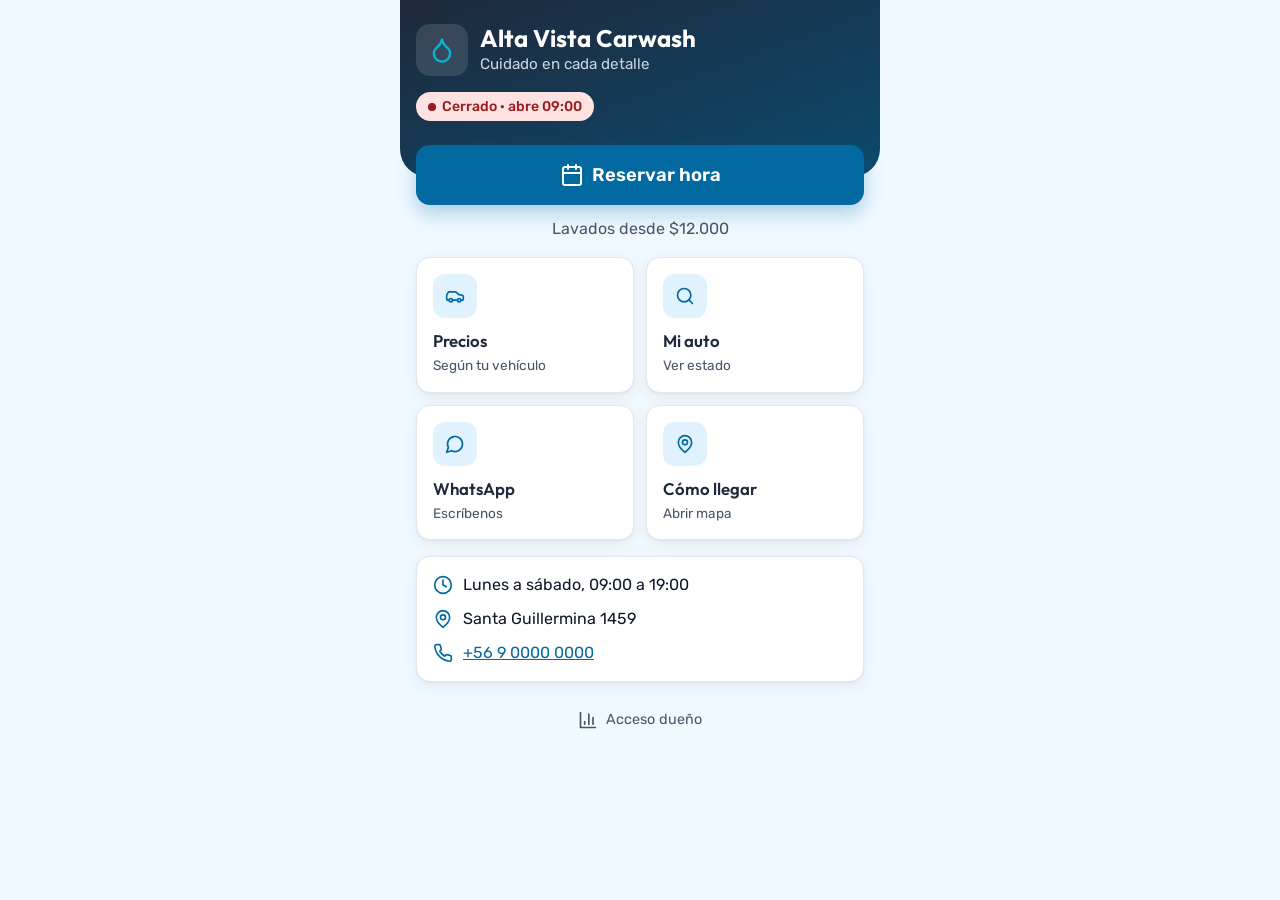
<file: index.html>
<!DOCTYPE html>
<html lang="es">
<head>
  <meta charset="UTF-8">
  <meta name="viewport" content="width=device-width, initial-scale=1, viewport-fit=cover">
  <meta name="theme-color" content="#1E293B">
  <link rel="manifest" href="manifest.webmanifest">
  <link rel="icon" type="image/png" href="iconos/icono-192.png">
  <link rel="apple-touch-icon" href="iconos/apple-touch-icon.png">
  <meta name="apple-mobile-web-app-capable" content="yes">
  <meta name="apple-mobile-web-app-title" content="Alta Vista">
  <title>Alta Vista Carwash</title>
  <meta name="description" content="Reserva tu lavado, revisa precios y el estado de tu auto.">
  <link rel="preconnect" href="https://fonts.googleapis.com">
  <link rel="preconnect" href="https://fonts.gstatic.com" crossorigin>
  <link href="https://fonts.googleapis.com/css2?family=Outfit:wght@500;600;700&family=Rubik:wght@400;500;600&display=swap" rel="stylesheet">
  <link rel="stylesheet" href="css/estilos.css">
</head>
<body class="inicio">
  <header class="inicio-cabecera">
    <div class="inicio-marca">
      <span class="inicio-logo"><svg class="icono" aria-hidden="true"><use href="#i-gota"></use></svg></span>
      <div>
        <h1 data-negocio="nombre">Alta Vista Carwash</h1>
        <p data-negocio="eslogan"></p>
      </div>
    </div>
    <span class="estado-local" id="estado-local" aria-live="polite"></span>
  </header>

  <main class="inicio-cuerpo">
    <a class="btn btn-primario btn-grande" href="cliente.html#reservar">
      <svg class="icono" aria-hidden="true"><use href="#i-calendario"></use></svg> Reservar hora
    </a>
    <p class="desde" id="desde"></p>

    <nav class="accesos" aria-label="Accesos rápidos">
      <a class="acceso" href="cliente.html#servicios">
        <span class="acceso-icono"><svg class="icono" aria-hidden="true"><use href="#i-auto"></use></svg></span>
        <span class="acceso-titulo">Precios</span>
        <span class="acceso-sub">Según tu vehículo</span>
      </a>
      <a class="acceso" href="cliente.html#estado">
        <span class="acceso-icono"><svg class="icono" aria-hidden="true"><use href="#i-buscar"></use></svg></span>
        <span class="acceso-titulo">Mi auto</span>
        <span class="acceso-sub">Ver estado</span>
      </a>
      <a class="acceso" id="acceso-whatsapp" href="#" target="_blank" rel="noopener">
        <span class="acceso-icono"><svg class="icono" aria-hidden="true"><use href="#i-mensaje"></use></svg></span>
        <span class="acceso-titulo">WhatsApp</span>
        <span class="acceso-sub">Escríbenos</span>
      </a>
      <a class="acceso" id="acceso-mapa" href="#" target="_blank" rel="noopener">
        <span class="acceso-icono"><svg class="icono" aria-hidden="true"><use href="#i-ubicacion"></use></svg></span>
        <span class="acceso-titulo">Cómo llegar</span>
        <span class="acceso-sub">Abrir mapa</span>
      </a>
    </nav>

    <section class="tarjeta info-local" aria-label="Datos del local">
      <div><svg class="icono" aria-hidden="true"><use href="#i-reloj"></use></svg><span data-negocio="horario"></span></div>
      <div><svg class="icono" aria-hidden="true"><use href="#i-ubicacion"></use></svg><span data-negocio="direccion"></span></div>
      <div><svg class="icono" aria-hidden="true"><use href="#i-telefono"></use></svg><a id="enlace-telefono" data-negocio="telefono" href="#"></a></div>
    </section>

    <a class="acceso-dueno" href="dueno.html">
      <svg class="icono" aria-hidden="true"><use href="#i-grafico"></use></svg> Acceso dueño
    </a>
  </main>

  <script src="js/pwa.js"></script>
  <script src="js/iconos.js"></script>
  <script src="js/datos.js"></script>
  <script src="js/inicio.js"></script>
</body>
</html>
</file>
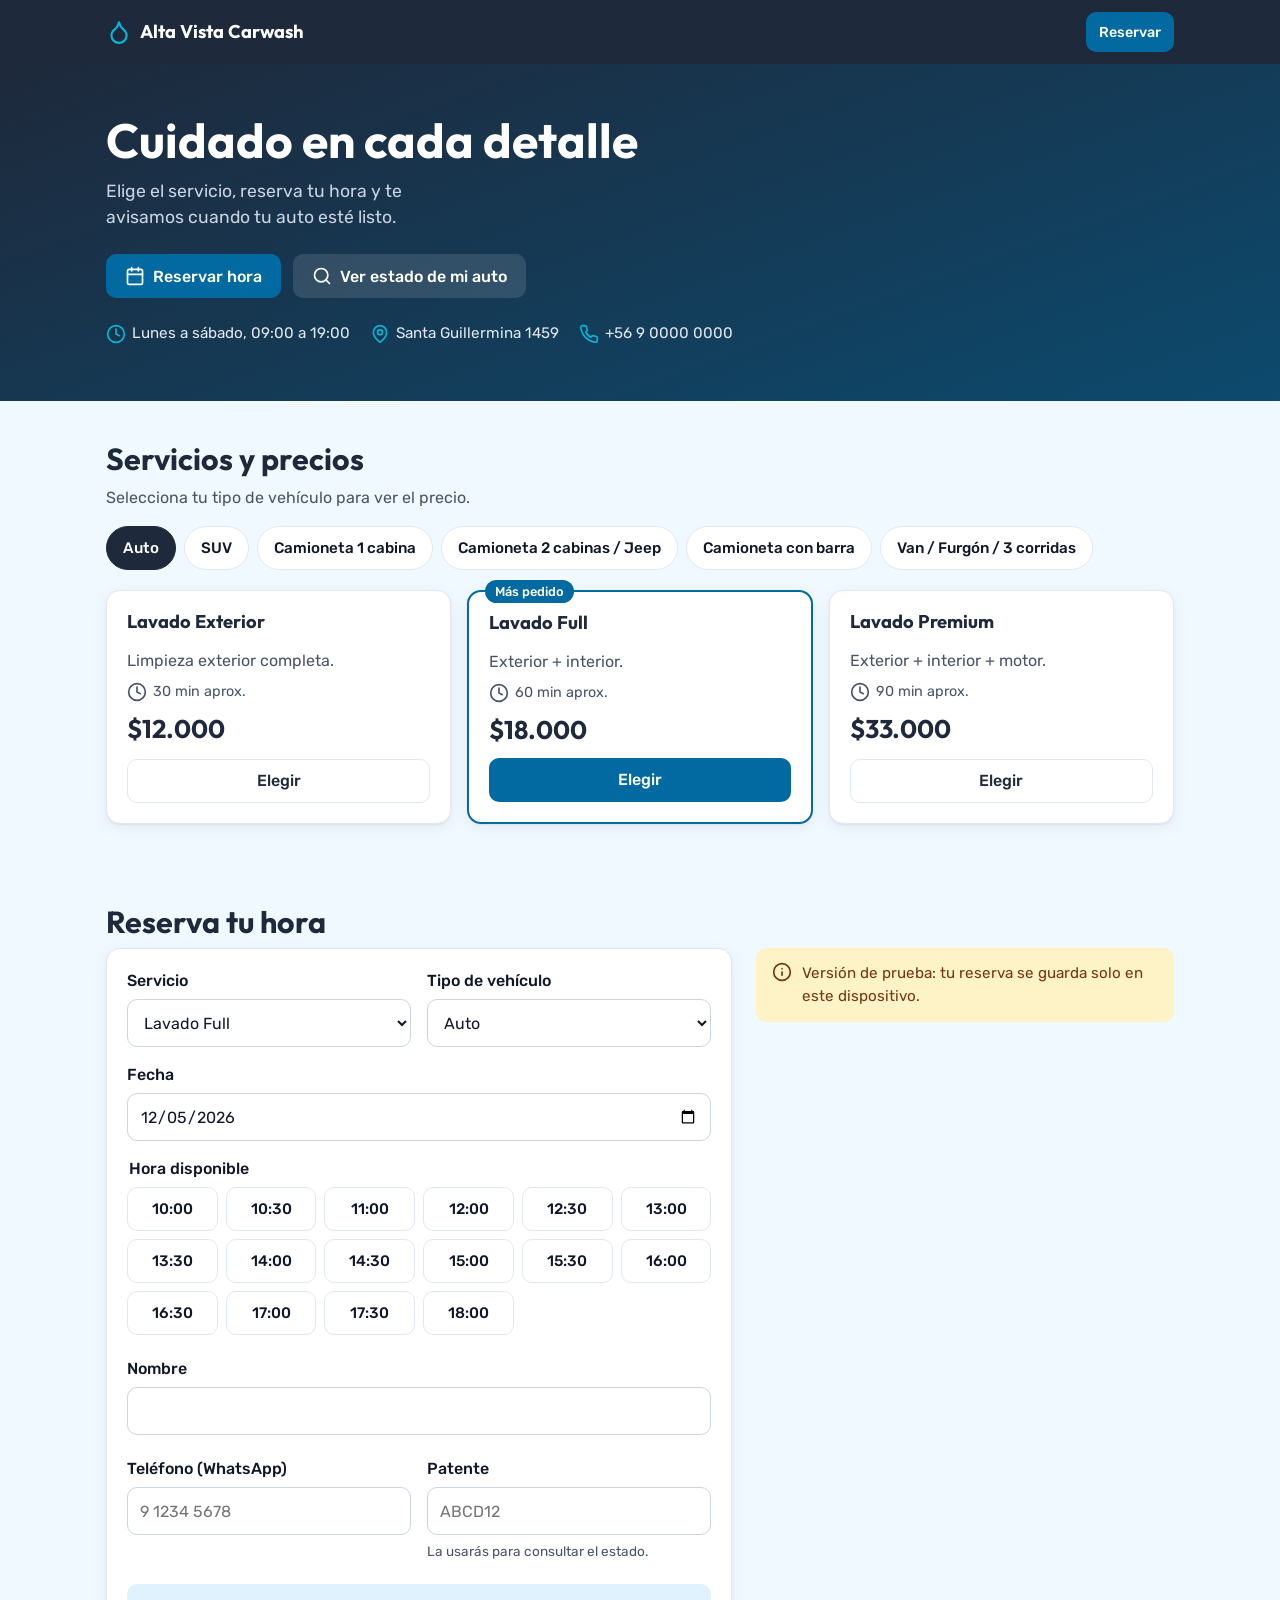
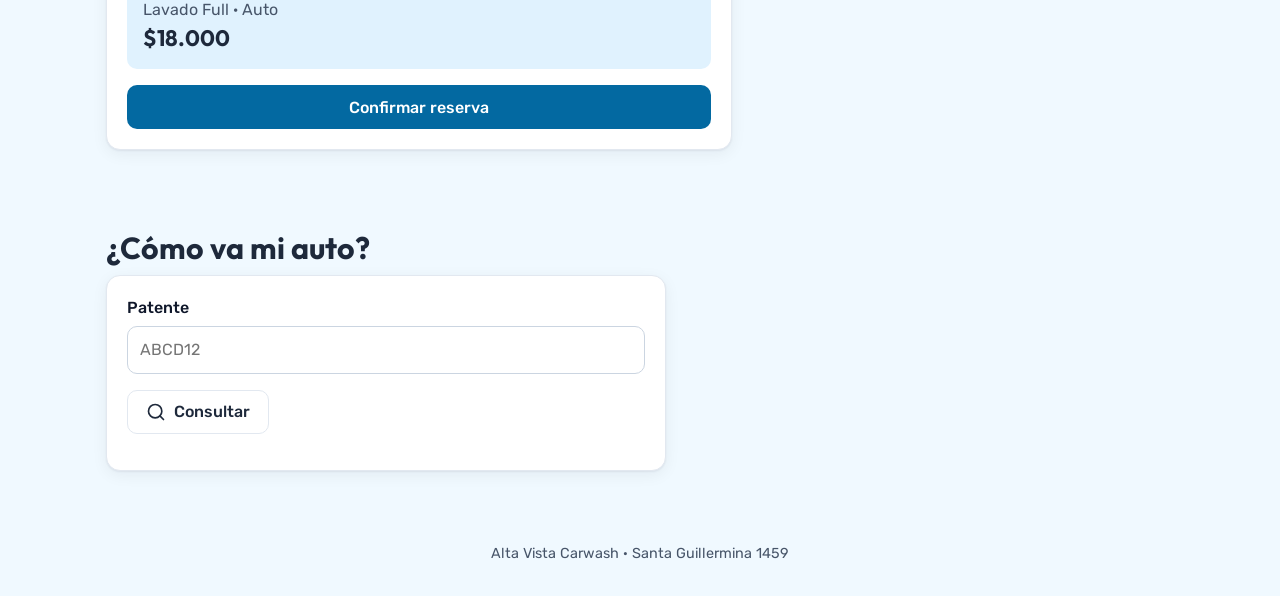
<file: cliente.html>
<!DOCTYPE html>
<html lang="es">
<head>
  <meta charset="UTF-8">
  <meta name="viewport" content="width=device-width, initial-scale=1">
  <meta name="theme-color" content="#1E293B">
  <link rel="manifest" href="manifest.webmanifest">
  <link rel="icon" type="image/png" href="iconos/icono-192.png">
  <link rel="apple-touch-icon" href="iconos/apple-touch-icon.png">
  <meta name="apple-mobile-web-app-capable" content="yes">
  <meta name="apple-mobile-web-app-title" content="Alta Vista">
  <title>Reserva tu lavado</title>
  <meta name="description" content="Servicios, precios y reserva de hora para el lavado de tu auto.">
  <link rel="preconnect" href="https://fonts.googleapis.com">
  <link rel="preconnect" href="https://fonts.gstatic.com" crossorigin>
  <link href="https://fonts.googleapis.com/css2?family=Outfit:wght@500;600;700&family=Rubik:wght@400;500;600&display=swap" rel="stylesheet">
  <link rel="stylesheet" href="css/estilos.css">
</head>
<body>
  <header class="header">
    <div class="contenedor">
      <a class="marca" href="index.html">
        <svg class="icono" aria-hidden="true"><use href="#i-gota"></use></svg>
        <span data-negocio="nombre">Lavado</span>
      </a>
      <a class="btn btn-primario btn-sm" href="#reservar">Reservar</a>
    </div>
  </header>

  <main>
    <!-- Hero -->
    <section class="hero">
      <div class="contenedor">
        <h1 data-negocio="eslogan">Tu auto impecable</h1>
        <p>Elige el servicio, reserva tu hora y te avisamos cuando tu auto esté listo.</p>
        <div class="hero-acciones">
          <a class="btn btn-primario" href="#reservar">
            <svg class="icono" aria-hidden="true"><use href="#i-calendario"></use></svg> Reservar hora
          </a>
          <a class="btn btn-claro" href="#estado">
            <svg class="icono" aria-hidden="true"><use href="#i-buscar"></use></svg> Ver estado de mi auto
          </a>
        </div>
        <ul class="datos-rapidos">
          <li><svg class="icono" aria-hidden="true"><use href="#i-reloj"></use></svg><span data-negocio="horario"></span></li>
          <li><svg class="icono" aria-hidden="true"><use href="#i-ubicacion"></use></svg><span data-negocio="direccion"></span></li>
          <li><svg class="icono" aria-hidden="true"><use href="#i-telefono"></use></svg><span data-negocio="telefono"></span></li>
        </ul>
      </div>
    </section>

    <!-- Servicios -->
    <section class="seccion" id="servicios" aria-labelledby="titulo-servicios">
      <div class="contenedor">
        <h2 id="titulo-servicios">Servicios y precios</h2>
        <p class="texto-2">Selecciona tu tipo de vehículo para ver el precio.</p>
        <div class="segmentado" id="filtro-vehiculo" role="group" aria-label="Tipo de vehículo"></div>
        <div class="grilla servicios" id="lista-servicios" aria-live="polite"></div>
      </div>
    </section>

    <!-- Reserva -->
    <section class="seccion" id="reservar" aria-labelledby="titulo-reservar">
      <div class="contenedor">
        <h2 id="titulo-reservar">Reserva tu hora</h2>
        <div class="reserva-columnas">
          <form class="tarjeta" id="form-reserva" novalidate>
            <div class="fila-2">
              <div class="campo">
                <label for="f-servicio">Servicio</label>
                <select id="f-servicio" required></select>
              </div>
              <div class="campo">
                <label for="f-vehiculo">Tipo de vehículo</label>
                <select id="f-vehiculo" required></select>
              </div>
            </div>

            <div class="campo">
              <label for="f-fecha">Fecha</label>
              <input type="date" id="f-fecha" required>
            </div>

            <fieldset class="campo" style="border:0;padding:0;margin:0 0 16px">
              <legend style="font-weight:500;margin-bottom:6px">Hora disponible</legend>
              <div class="horarios" id="f-horarios" aria-live="polite"></div>
              <span class="error" id="e-hora"></span>
            </fieldset>

            <div class="campo">
              <label for="f-nombre">Nombre</label>
              <input type="text" id="f-nombre" autocomplete="name" required>
              <span class="error" id="e-nombre"></span>
            </div>
            <div class="fila-2">
              <div class="campo">
                <label for="f-telefono">Teléfono (WhatsApp)</label>
                <input type="tel" id="f-telefono" autocomplete="tel" inputmode="tel" placeholder="9 1234 5678" required>
                <span class="error" id="e-telefono"></span>
              </div>
              <div class="campo">
                <label for="f-patente">Patente</label>
                <input type="text" id="f-patente" autocapitalize="characters" maxlength="8" placeholder="ABCD12" required>
                <span class="ayuda">La usarás para consultar el estado.</span>
                <span class="error" id="e-patente"></span>
              </div>
            </div>

            <div class="resumen" id="resumen" aria-live="polite"></div>
            <button type="submit" class="btn btn-primario btn-bloque">Confirmar reserva</button>
          </form>

          <aside>
            <div id="confirmacion" hidden></div>
            <div class="aviso">
              <svg class="icono" aria-hidden="true"><use href="#i-info"></use></svg>
              <span>Versión de prueba: tu reserva se guarda solo en este dispositivo.</span>
            </div>
          </aside>
        </div>
      </div>
    </section>

    <!-- Estado -->
    <section class="seccion" id="estado" aria-labelledby="titulo-estado">
      <div class="contenedor">
        <h2 id="titulo-estado">¿Cómo va mi auto?</h2>
        <form class="tarjeta" id="form-estado" style="max-width:560px">
          <div class="campo">
            <label for="f-buscar-patente">Patente</label>
            <input type="text" id="f-buscar-patente" autocapitalize="characters" maxlength="8" placeholder="ABCD12" required>
          </div>
          <button type="submit" class="btn btn-secundario">
            <svg class="icono" aria-hidden="true"><use href="#i-buscar"></use></svg> Consultar
          </button>
          <div id="resultado-estado" aria-live="polite" style="margin-top:16px"></div>
        </form>
      </div>
    </section>
  </main>

  <footer>
    <div class="contenedor">
      <span data-negocio="nombre"></span> · <span data-negocio="direccion"></span>
    </div>
  </footer>

  <script src="js/pwa.js"></script>
  <script src="js/iconos.js"></script>
  <script src="js/datos.js"></script>
  <script src="js/cliente.js"></script>
</body>
</html>
</file>
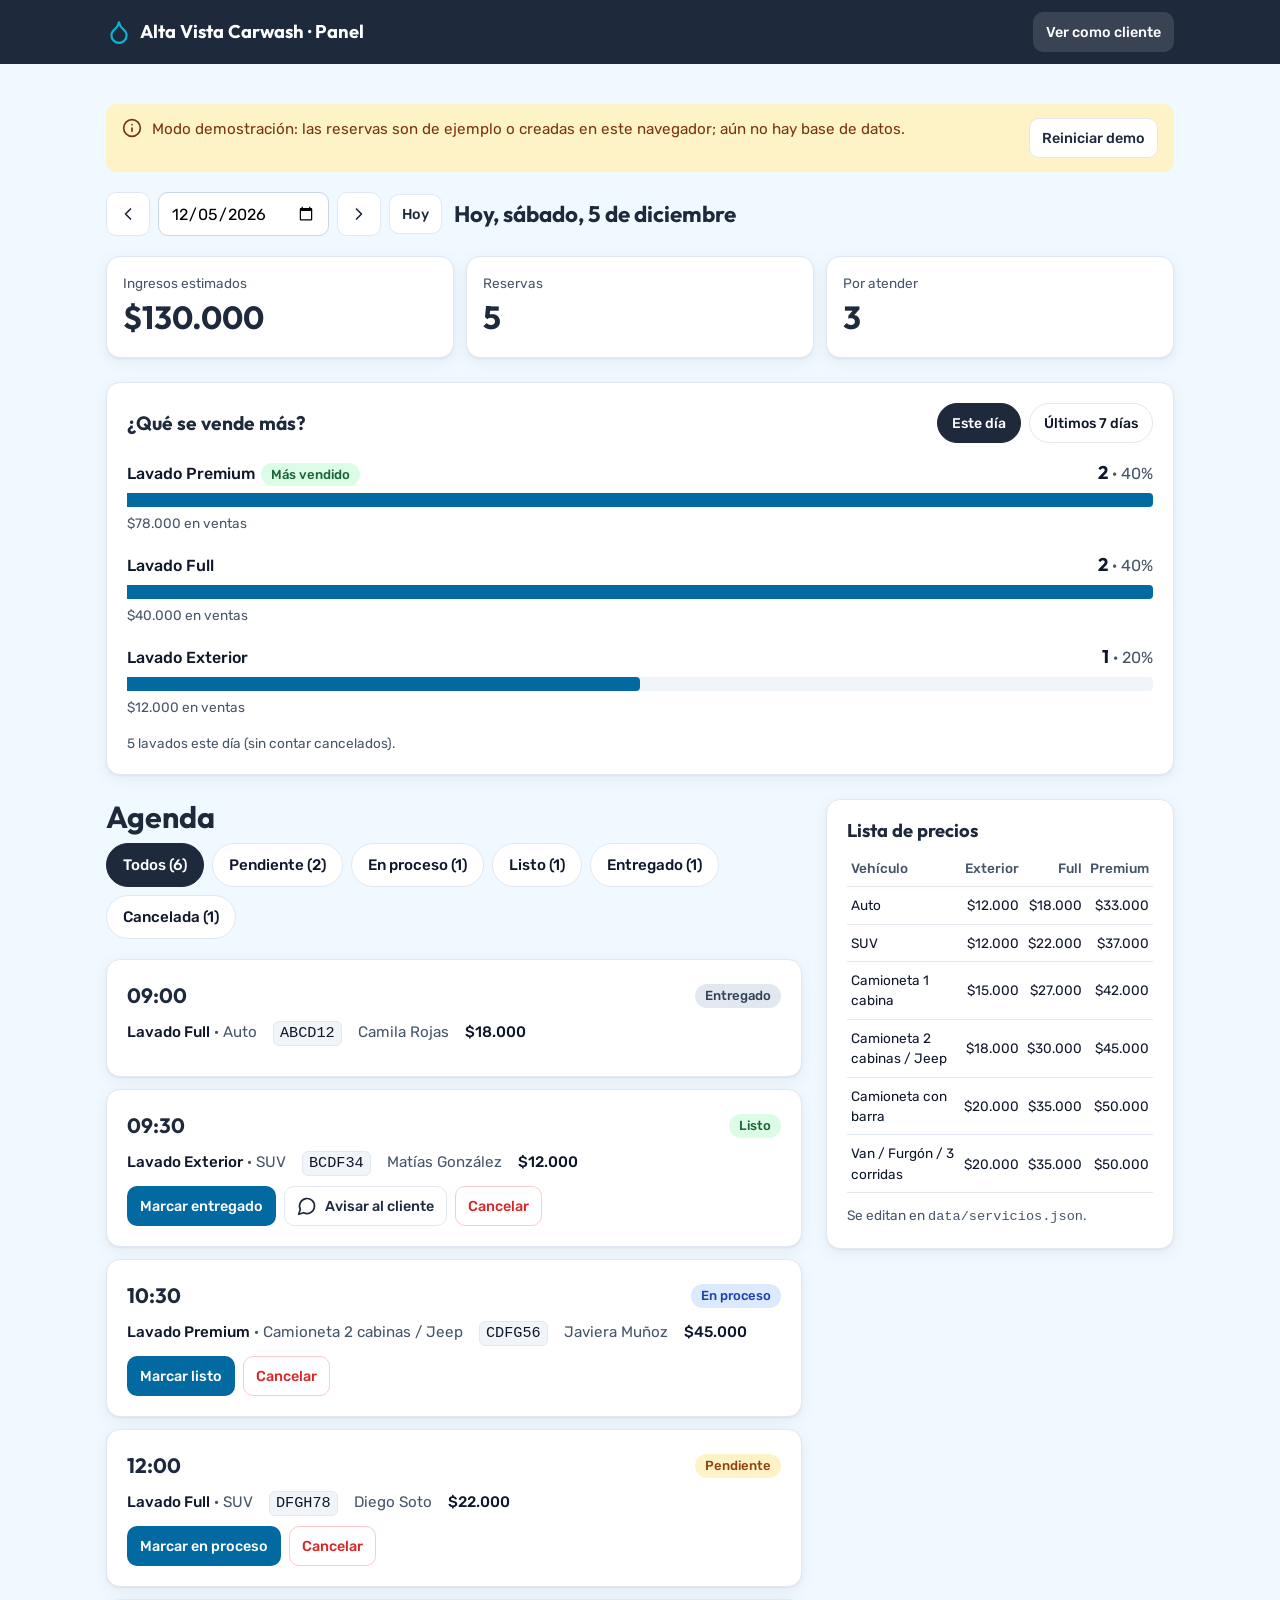
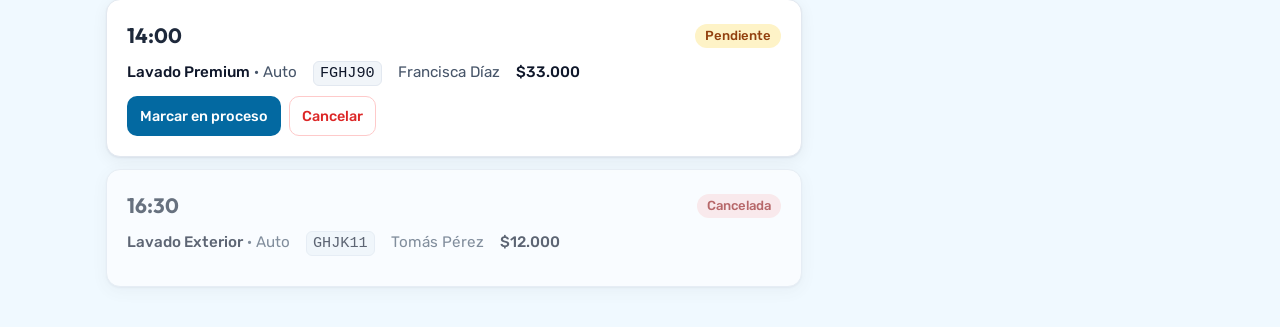
<file: dueno.html>
<!DOCTYPE html>
<html lang="es">
<head>
  <meta charset="UTF-8">
  <meta name="viewport" content="width=device-width, initial-scale=1">
  <meta name="theme-color" content="#1E293B">
  <link rel="manifest" href="manifest.webmanifest">
  <link rel="icon" type="image/png" href="iconos/icono-192.png">
  <link rel="apple-touch-icon" href="iconos/apple-touch-icon.png">
  <meta name="apple-mobile-web-app-capable" content="yes">
  <meta name="apple-mobile-web-app-title" content="Alta Vista">
  <title>Panel del dueño</title>
  <meta name="robots" content="noindex">
  <link rel="preconnect" href="https://fonts.googleapis.com">
  <link rel="preconnect" href="https://fonts.gstatic.com" crossorigin>
  <link href="https://fonts.googleapis.com/css2?family=Outfit:wght@500;600;700&family=Rubik:wght@400;500;600&display=swap" rel="stylesheet">
  <link rel="stylesheet" href="css/estilos.css">
</head>
<body>
  <header class="header">
    <div class="contenedor">
      <a class="marca" href="index.html">
        <svg class="icono" aria-hidden="true"><use href="#i-gota"></use></svg>
        <span><span data-negocio="nombre">Lavado</span> · Panel</span>
      </a>
      <a class="btn btn-claro btn-sm" href="cliente.html">Ver como cliente</a>
    </div>
  </header>

  <main class="contenedor seccion">
    <div class="aviso" style="margin-bottom:20px">
      <svg class="icono" aria-hidden="true"><use href="#i-info"></use></svg>
      <span style="flex:1">Modo demostración: las reservas son de ejemplo o creadas en este navegador; aún no hay base de datos.</span>
      <button type="button" class="btn btn-secundario btn-sm" id="reiniciar-demo">Reiniciar demo</button>
    </div>

    <!-- Selector de fecha -->
    <div class="barra-fecha">
      <button type="button" class="btn btn-secundario btn-icono" id="dia-anterior" aria-label="Día anterior">
        <svg class="icono" aria-hidden="true"><use href="#i-izquierda"></use></svg>
      </button>
      <label class="sr-only" for="fecha">Fecha</label>
      <input type="date" id="fecha">
      <button type="button" class="btn btn-secundario btn-icono" id="dia-siguiente" aria-label="Día siguiente">
        <svg class="icono" aria-hidden="true"><use href="#i-derecha"></use></svg>
      </button>
      <button type="button" class="btn btn-secundario btn-sm" id="ir-hoy">Hoy</button>
      <h1 id="titulo-dia" style="font-size:1.4rem;margin:0 0 0 4px"></h1>
    </div>

    <!-- KPIs -->
    <section class="kpis" aria-label="Indicadores del día" id="kpis"></section>

    <!-- Ranking de servicios -->
    <section class="tarjeta ranking" aria-labelledby="titulo-ranking">
      <div class="ranking-cabecera">
        <h2 id="titulo-ranking" style="font-size:1.2rem;margin:0">¿Qué se vende más?</h2>
        <div class="segmentado segmentado-sm" id="periodo-ranking" role="group" aria-label="Período">
          <button type="button" data-periodo="1" aria-pressed="true">Este día</button>
          <button type="button" data-periodo="7" aria-pressed="false">Últimos 7 días</button>
        </div>
      </div>
      <ol class="ranking-lista" id="ranking"></ol>
      <p class="texto-2 ranking-nota" id="ranking-nota"></p>
    </section>

    <div class="panel-columnas">
      <!-- Agenda -->
      <section aria-labelledby="titulo-agenda">
        <h2 id="titulo-agenda">Agenda</h2>
        <div class="segmentado" id="filtro-estado" role="group" aria-label="Filtrar por estado"></div>
        <ul class="agenda" id="agenda" aria-live="polite"></ul>
      </section>

      <!-- Columna lateral -->
      <div class="grilla">
        <section class="tarjeta" aria-labelledby="titulo-precios">
          <h3 id="titulo-precios">Lista de precios</h3>
          <div class="tabla-scroll"><table id="tabla-precios"></table></div>
          <p class="texto-2" style="margin:12px 0 0;font-size:.85rem">Se editan en <code>data/servicios.json</code>.</p>
        </section>
      </div>
    </div>
  </main>

  <script src="js/pwa.js"></script>
  <script src="js/iconos.js"></script>
  <script src="js/datos.js"></script>
  <script src="js/dueno.js"></script>
</body>
</html>
</file>
<file: css/estilos.css>
/* ===== Tokens de diseño (ver 02-Diseño/lavado-auto.md) ===== */
:root {
  --primario: #1E293B;
  --acento: #0369A1;
  --acento-hover: #075985;
  --acento-suave: #E0F2FE;
  --agua: #06B6D4;
  --fondo: #F0F9FF;
  --tarjeta: #FFFFFF;
  --texto: #0F172A;
  --texto-2: #475569;
  --borde: #E2E8F0;
  --error: #DC2626;

  --radio: 14px;
  --radio-sm: 10px;
  --sombra: 0 1px 2px rgb(15 23 42 / .06), 0 4px 16px rgb(15 23 42 / .06);
  --fuente-titulo: 'Outfit', system-ui, sans-serif;
  --fuente-cuerpo: 'Rubik', system-ui, sans-serif;
  --ancho: 1100px;
}

/* ===== Base ===== */
*, *::before, *::after { box-sizing: border-box; }
html { scroll-behavior: smooth; scroll-padding-top: 80px; }
body {
  margin: 0;
  font-family: var(--fuente-cuerpo);
  font-size: 16px;
  line-height: 1.5;
  color: var(--texto);
  background: var(--fondo);
}
h1, h2, h3 { font-family: var(--fuente-titulo); line-height: 1.2; margin: 0 0 .5rem; color: var(--primario); }
h1 { font-size: clamp(1.9rem, 6vw, 3rem); }
h2 { font-size: clamp(1.4rem, 4vw, 1.9rem); }
h3 { font-size: 1.15rem; }
p { margin: 0 0 1rem; }
a { color: var(--acento); }
svg.icono { width: 20px; height: 20px; flex-shrink: 0; stroke: currentColor; fill: none; stroke-width: 2; stroke-linecap: round; stroke-linejoin: round; }

:focus-visible { outline: 3px solid var(--acento); outline-offset: 2px; border-radius: 6px; }
.sr-only { position: absolute; width: 1px; height: 1px; overflow: hidden; clip: rect(0 0 0 0); white-space: nowrap; }

.contenedor { width: 100%; max-width: var(--ancho); margin: 0 auto; padding: 0 16px; }
.seccion { padding-top: 40px; padding-bottom: 40px; } /* solo vertical: respeta el margen lateral de .contenedor */
.texto-2 { color: var(--texto-2); }

/* ===== Header ===== */
.header {
  position: sticky; top: 0; z-index: 10;
  background: var(--primario); color: #fff;
}
.header .contenedor { display: flex; align-items: center; justify-content: space-between; gap: 12px; min-height: 64px; }
.marca { display: flex; align-items: center; gap: 8px; font-family: var(--fuente-titulo); font-weight: 700; font-size: 1.15rem; color: #fff; text-decoration: none; }
.marca svg { color: var(--agua); width: 26px; height: 26px; }

/* ===== Botones ===== */
.btn {
  display: inline-flex; align-items: center; justify-content: center; gap: 8px;
  min-height: 44px; padding: 10px 18px;
  border: 1px solid transparent; border-radius: var(--radio-sm);
  font: 500 1rem var(--fuente-cuerpo); text-decoration: none; cursor: pointer;
  transition: background-color .2s, border-color .2s, transform .1s;
}
.btn:active { transform: scale(.98); }
.btn:disabled { opacity: .55; cursor: not-allowed; }
.btn-primario { background: var(--acento); color: #fff; }
.btn-primario:hover { background: var(--acento-hover); }
.btn-secundario { background: var(--tarjeta); color: var(--primario); border-color: var(--borde); }
.btn-secundario:hover { border-color: var(--primario); }
.btn-claro { background: rgb(255 255 255 / .12); color: #fff; }
.btn-claro:hover { background: rgb(255 255 255 / .22); }
.btn-peligro { background: transparent; color: var(--error); border-color: #FECACA; }
.btn-peligro:hover { background: #FEF2F2; }
.btn-sm { min-height: 40px; padding: 6px 12px; font-size: .9rem; }
.btn-bloque { width: 100%; }

/* ===== Tarjetas ===== */
.tarjeta { background: var(--tarjeta); border: 1px solid var(--borde); border-radius: var(--radio); box-shadow: var(--sombra); padding: 20px; }
.grilla { display: grid; gap: 16px; }
.grilla > *, .panel-columnas > * { min-width: 0; } /* evita que tablas anchas estiren la página en el celular */

/* ===== Hero (vista cliente) ===== */
.hero { background: linear-gradient(160deg, var(--primario) 0%, #0C4A6E 100%); color: #fff; padding: 48px 0 56px; }
.hero h1 { color: #fff; }
.hero p { color: #CBD5E1; font-size: 1.1rem; max-width: 34ch; }
.hero-acciones { display: flex; flex-wrap: wrap; gap: 12px; margin: 24px 0; }
.datos-rapidos { display: flex; flex-wrap: wrap; gap: 8px 20px; list-style: none; padding: 0; margin: 0; color: #E2E8F0; font-size: .95rem; }
.datos-rapidos li { display: flex; align-items: center; gap: 6px; }
.datos-rapidos svg { color: var(--agua); }

/* ===== Selector segmentado (tipo de vehículo, filtros) ===== */
.segmentado { display: flex; flex-wrap: wrap; gap: 8px; margin-bottom: 20px; }
.segmentado button {
  min-height: 44px; padding: 8px 16px; border-radius: 999px;
  border: 1px solid var(--borde); background: var(--tarjeta); color: var(--texto);
  font: 500 .95rem var(--fuente-cuerpo); cursor: pointer; transition: all .2s;
}
.segmentado button[aria-pressed="true"] { background: var(--primario); border-color: var(--primario); color: #fff; }

/* ===== Servicios ===== */
.servicio { display: flex; flex-direction: column; gap: 8px; position: relative; }
.servicio.destacado { border: 2px solid var(--acento); }
.etiqueta-destacado { position: absolute; top: -12px; left: 16px; background: var(--acento); color: #fff; font-size: .8rem; font-weight: 500; padding: 2px 10px; border-radius: 999px; }
.servicio .precio { font-family: var(--fuente-titulo); font-size: 1.6rem; font-weight: 700; color: var(--primario); }
.servicio .duracion { display: flex; align-items: center; gap: 6px; color: var(--texto-2); font-size: .9rem; }
.servicio .btn { margin-top: auto; }

/* ===== Formularios ===== */
.campo { display: flex; flex-direction: column; gap: 6px; margin-bottom: 16px; }
.campo label { font-weight: 500; }
.campo input, .campo select {
  min-height: 48px; padding: 10px 12px; width: 100%;
  border: 1px solid #CBD5E1; border-radius: var(--radio-sm);
  font: 1rem var(--fuente-cuerpo); color: var(--texto); background: #fff;
}
.campo input:focus, .campo select:focus { outline: none; border-color: var(--acento); box-shadow: 0 0 0 3px var(--acento-suave); }
.campo .ayuda { font-size: .85rem; color: var(--texto-2); }
.campo .error { font-size: .85rem; color: var(--error); min-height: 0; }
.campo [aria-invalid="true"] { border-color: var(--error); }
.fila-2 { display: grid; gap: 0 16px; }

.horarios { display: grid; grid-template-columns: repeat(auto-fill, minmax(84px, 1fr)); gap: 8px; }
.horarios button {
  min-height: 44px; border: 1px solid var(--borde); border-radius: var(--radio-sm);
  background: #fff; font: 500 .95rem var(--fuente-cuerpo); cursor: pointer; color: var(--texto);
}
.horarios button[aria-pressed="true"] { background: var(--acento); border-color: var(--acento); color: #fff; }
.horarios-vacio { grid-column: 1 / -1; margin: 0; color: var(--texto-2); font-size: .95rem; }

.resumen { background: var(--acento-suave); border-radius: var(--radio-sm); padding: 14px 16px; margin-bottom: 16px; }
.resumen .total { font-family: var(--fuente-titulo); font-size: 1.4rem; font-weight: 700; color: var(--primario); }

.aviso { display: flex; gap: 10px; align-items: flex-start; padding: 14px 16px; border-radius: var(--radio-sm); background: #FEF3C7; color: #78350F; font-size: .95rem; }
.aviso.exito { background: #DCFCE7; color: #14532D; }

/* ===== Chips de estado ===== */
.chip { display: inline-flex; align-items: center; padding: 2px 10px; border-radius: 999px; font-size: .82rem; font-weight: 500; white-space: nowrap; }
.chip.pendiente  { background: #FEF3C7; color: #92400E; }
.chip.en-proceso { background: #DBEAFE; color: #1E40AF; }
.chip.listo      { background: #DCFCE7; color: #166534; }
.chip.entregado  { background: #E2E8F0; color: #334155; }
.chip.cancelada  { background: #FEE2E2; color: #991B1B; }

/* ===== Panel del dueño ===== */
.barra-fecha { display: flex; align-items: center; gap: 8px; flex-wrap: wrap; margin-bottom: 20px; }
.barra-fecha input { min-height: 44px; padding: 8px 12px; border: 1px solid #CBD5E1; border-radius: var(--radio-sm); font: 1rem var(--fuente-cuerpo); }
.btn-icono { width: 44px; padding: 0; }

.kpis { display: grid; grid-template-columns: repeat(2, 1fr); gap: 12px; margin-bottom: 24px; }
.kpi { padding: 16px; }
.kpi .etiqueta { font-size: .85rem; color: var(--texto-2); }
.kpi .valor { font-family: var(--fuente-titulo); font-size: clamp(1.4rem, 5vw, 2rem); font-weight: 700; color: var(--primario); }

.agenda { list-style: none; padding: 0; margin: 0; display: grid; gap: 12px; }
.turno { display: grid; gap: 10px; }
.turno-cabecera { display: flex; align-items: center; justify-content: space-between; gap: 8px; }
.turno-hora { font-family: var(--fuente-titulo); font-size: 1.3rem; font-weight: 700; color: var(--primario); }
.turno-detalle { display: flex; flex-wrap: wrap; gap: 4px 16px; color: var(--texto-2); font-size: .95rem; }
.turno-detalle strong { color: var(--texto); font-weight: 500; }
.patente { font-family: ui-monospace, monospace; background: #F1F5F9; border: 1px solid var(--borde); border-radius: 6px; padding: 0 6px; color: var(--texto); }
.turno-acciones { display: flex; flex-wrap: wrap; gap: 8px; }
.turno.cancelada { opacity: .65; }

.kpi.ancho { grid-column: span 2; }

/* Ranking "¿Qué se vende más?": barras horizontales, un solo color, base a la izquierda */
.ranking { margin-bottom: 24px; }
.ranking-cabecera { display: flex; flex-wrap: wrap; align-items: center; justify-content: space-between; gap: 12px; margin-bottom: 16px; }
.segmentado-sm { margin: 0; }
.segmentado-sm button { min-height: 40px; padding: 6px 14px; font-size: .88rem; }
.ranking-lista { list-style: none; padding: 0; margin: 0; display: grid; gap: 18px; }
.ranking-fila { display: grid; gap: 6px; }
.ranking-texto { display: flex; justify-content: space-between; align-items: baseline; gap: 8px; }
.ranking-nombre { font-weight: 500; display: flex; flex-wrap: wrap; align-items: center; gap: 6px; }
.ranking-valor { color: var(--texto-2); white-space: nowrap; }
.ranking-valor strong { color: var(--texto); font-family: var(--fuente-titulo); font-size: 1.15rem; }
.ranking-pista { height: 14px; background: #F1F5F9; border-radius: 0 4px 4px 0; }
.ranking-barra { height: 100%; min-width: 2px; background: var(--acento); border-radius: 0 4px 4px 0; transition: width .3s ease-out; }
.ranking-ingresos { font-size: .85rem; color: var(--texto-2); }
.ranking-nota { font-size: .85rem; margin: 16px 0 0; }

table { width: 100%; border-collapse: collapse; font-size: .95rem; }
th, td { text-align: left; padding: 10px 8px; border-bottom: 1px solid var(--borde); }
th { color: var(--texto-2); font-weight: 500; }
td.num, th.num { text-align: right; white-space: nowrap; }
.tabla-scroll { overflow-x: auto; }
#tabla-precios { font-size: .85rem; }
#tabla-precios th, #tabla-precios td { padding: 8px 4px; }

.vacio { text-align: center; color: var(--texto-2); padding: 32px 16px; }

/* ===== Inicio (index): panel pensado para celular ===== */
body.inicio { max-width: 480px; margin: 0 auto; min-height: 100vh; }
.inicio-cabecera {
  background: linear-gradient(160deg, var(--primario) 0%, #0C4A6E 100%); color: #fff;
  padding: calc(24px + env(safe-area-inset-top)) 16px 56px;
  border-radius: 0 0 28px 28px;
}
.inicio-marca { display: flex; align-items: center; gap: 12px; margin-bottom: 16px; }
.inicio-logo { display: grid; place-items: center; width: 52px; height: 52px; border-radius: 14px; background: rgb(255 255 255 / .12); color: var(--agua); flex-shrink: 0; }
.inicio-logo svg { width: 28px; height: 28px; }
.inicio-marca h1 { color: #fff; font-size: 1.5rem; margin: 0; }
.inicio-marca p { color: #CBD5E1; margin: 0; font-size: .95rem; }
.estado-local { display: inline-flex; align-items: center; gap: 6px; padding: 4px 12px; border-radius: 999px; font-size: .88rem; font-weight: 500; background: #FEE2E2; color: #991B1B; }
.estado-local::before { content: ''; width: 8px; height: 8px; border-radius: 50%; background: currentColor; }
.estado-local.abierto { background: #DCFCE7; color: #166534; }
.estado-local:empty { display: none; }

.inicio-cuerpo { padding: 0 16px calc(24px + env(safe-area-inset-bottom)); margin-top: -32px; display: grid; gap: 16px; }
.btn-grande { min-height: 60px; font-size: 1.15rem; font-weight: 600; border-radius: var(--radio); box-shadow: 0 8px 20px rgb(3 105 161 / .3); }
.btn-grande svg { width: 24px; height: 24px; }
.desde { text-align: center; color: var(--texto-2); margin: -4px 0 0; }

.accesos { display: grid; grid-template-columns: 1fr 1fr; gap: 12px; }
.acceso {
  display: flex; flex-direction: column; gap: 2px; padding: 16px; min-height: 120px;
  background: var(--tarjeta); border: 1px solid var(--borde); border-radius: var(--radio); box-shadow: var(--sombra);
  text-decoration: none; color: var(--texto); transition: transform .15s, border-color .2s;
}
.acceso:active { transform: scale(.97); }
.acceso:hover { border-color: var(--acento); }
.acceso-icono { display: grid; place-items: center; width: 44px; height: 44px; border-radius: 12px; background: var(--acento-suave); color: var(--acento); margin-bottom: 8px; }
.acceso-titulo { font-family: var(--fuente-titulo); font-weight: 600; font-size: 1.05rem; color: var(--primario); }
.acceso-sub { font-size: .85rem; color: var(--texto-2); }

.info-local { display: grid; gap: 10px; padding: 16px; }
.info-local div { display: flex; align-items: center; gap: 10px; }
.info-local svg { color: var(--acento); }

.acceso-dueno { display: flex; align-items: center; justify-content: center; gap: 8px; min-height: 44px; color: var(--texto-2); font-size: .9rem; text-decoration: none; }
.acceso-dueno:hover { color: var(--primario); }

footer { padding: 32px 0; color: var(--texto-2); font-size: .9rem; text-align: center; }

/* ===== Responsive ===== */
@media (min-width: 640px) {
  .grilla.servicios { grid-template-columns: repeat(2, 1fr); }
  .fila-2 { grid-template-columns: 1fr 1fr; }
}
@media (min-width: 960px) {
  .grilla.servicios { grid-template-columns: repeat(3, 1fr); }
  .kpis { grid-template-columns: repeat(3, 1fr); }
  .kpi.ancho { grid-column: auto; }
  .panel-columnas { display: grid; grid-template-columns: 2fr 1fr; gap: 24px; align-items: start; }
  .reserva-columnas { display: grid; grid-template-columns: 3fr 2fr; gap: 24px; align-items: start; }
}

@media (prefers-reduced-motion: reduce) {
  *, *::before, *::after { transition: none !important; animation: none !important; scroll-behavior: auto !important; }
}
</file>
